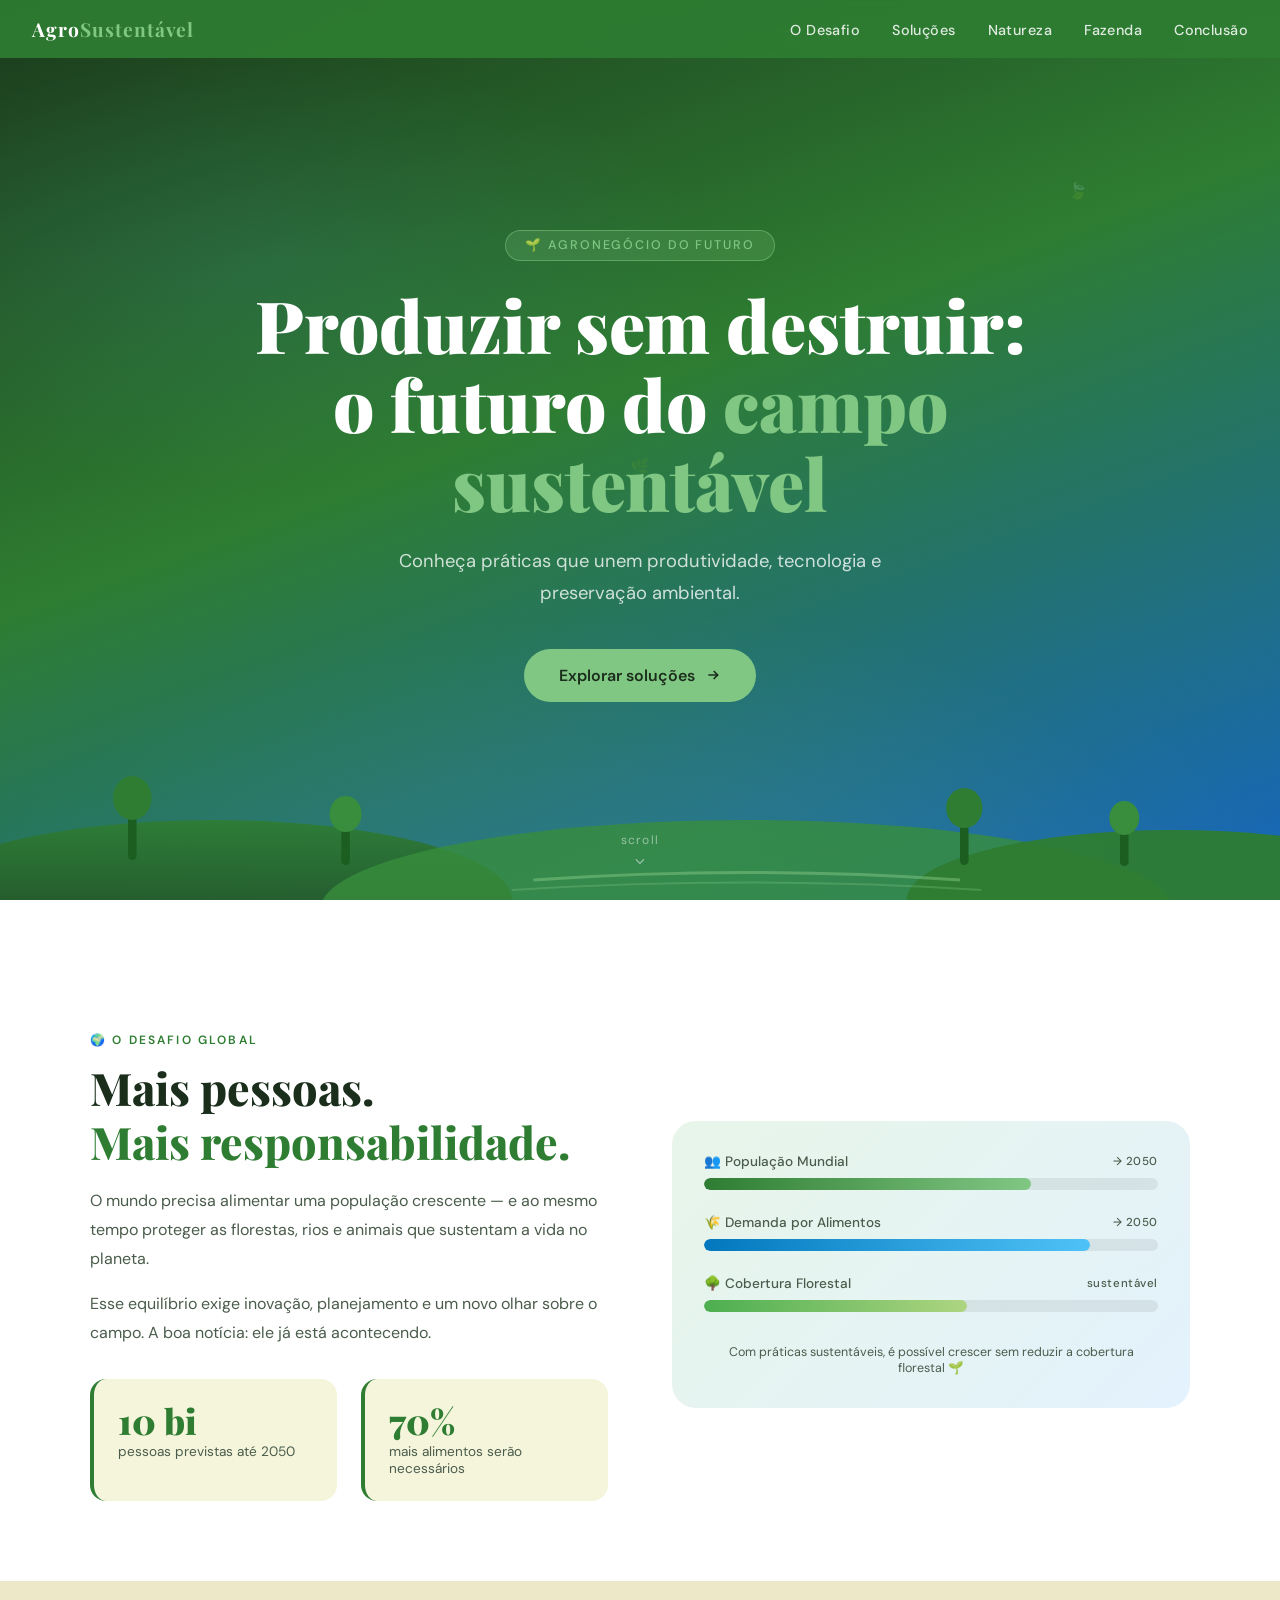
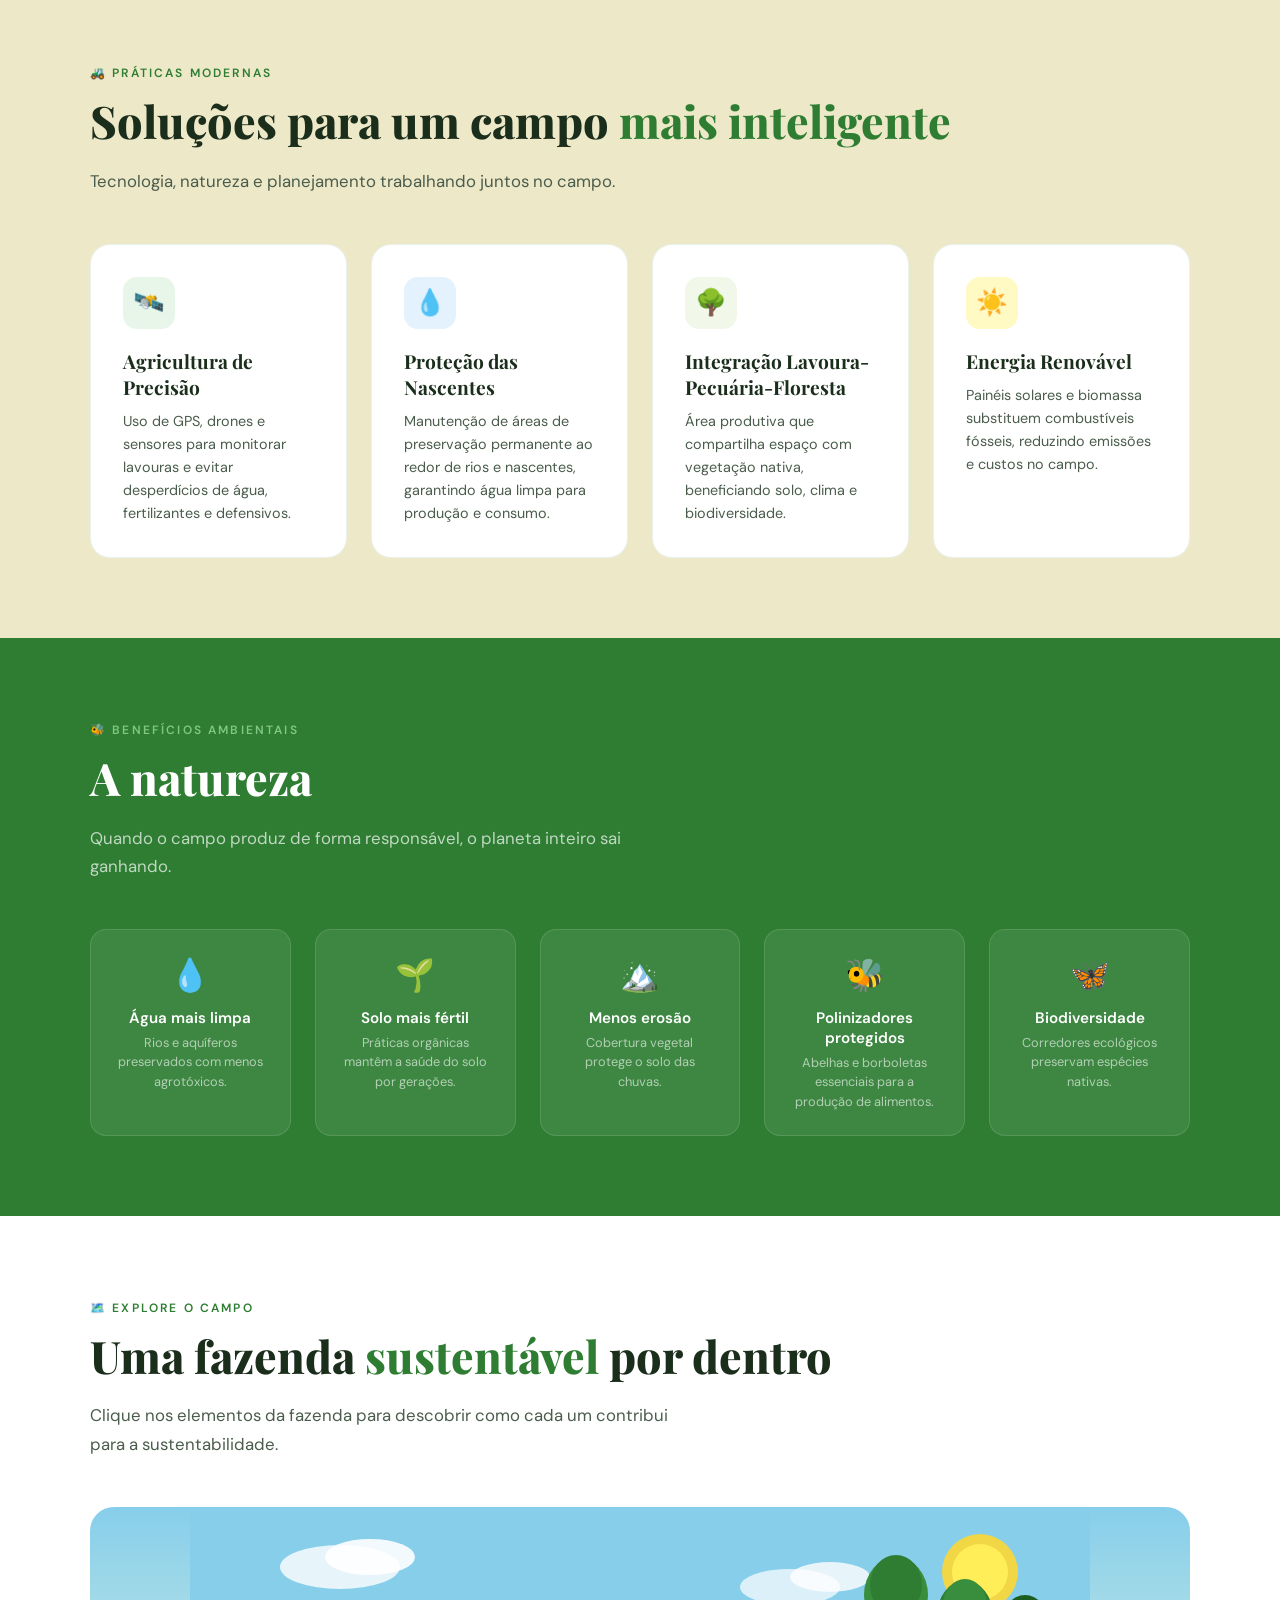
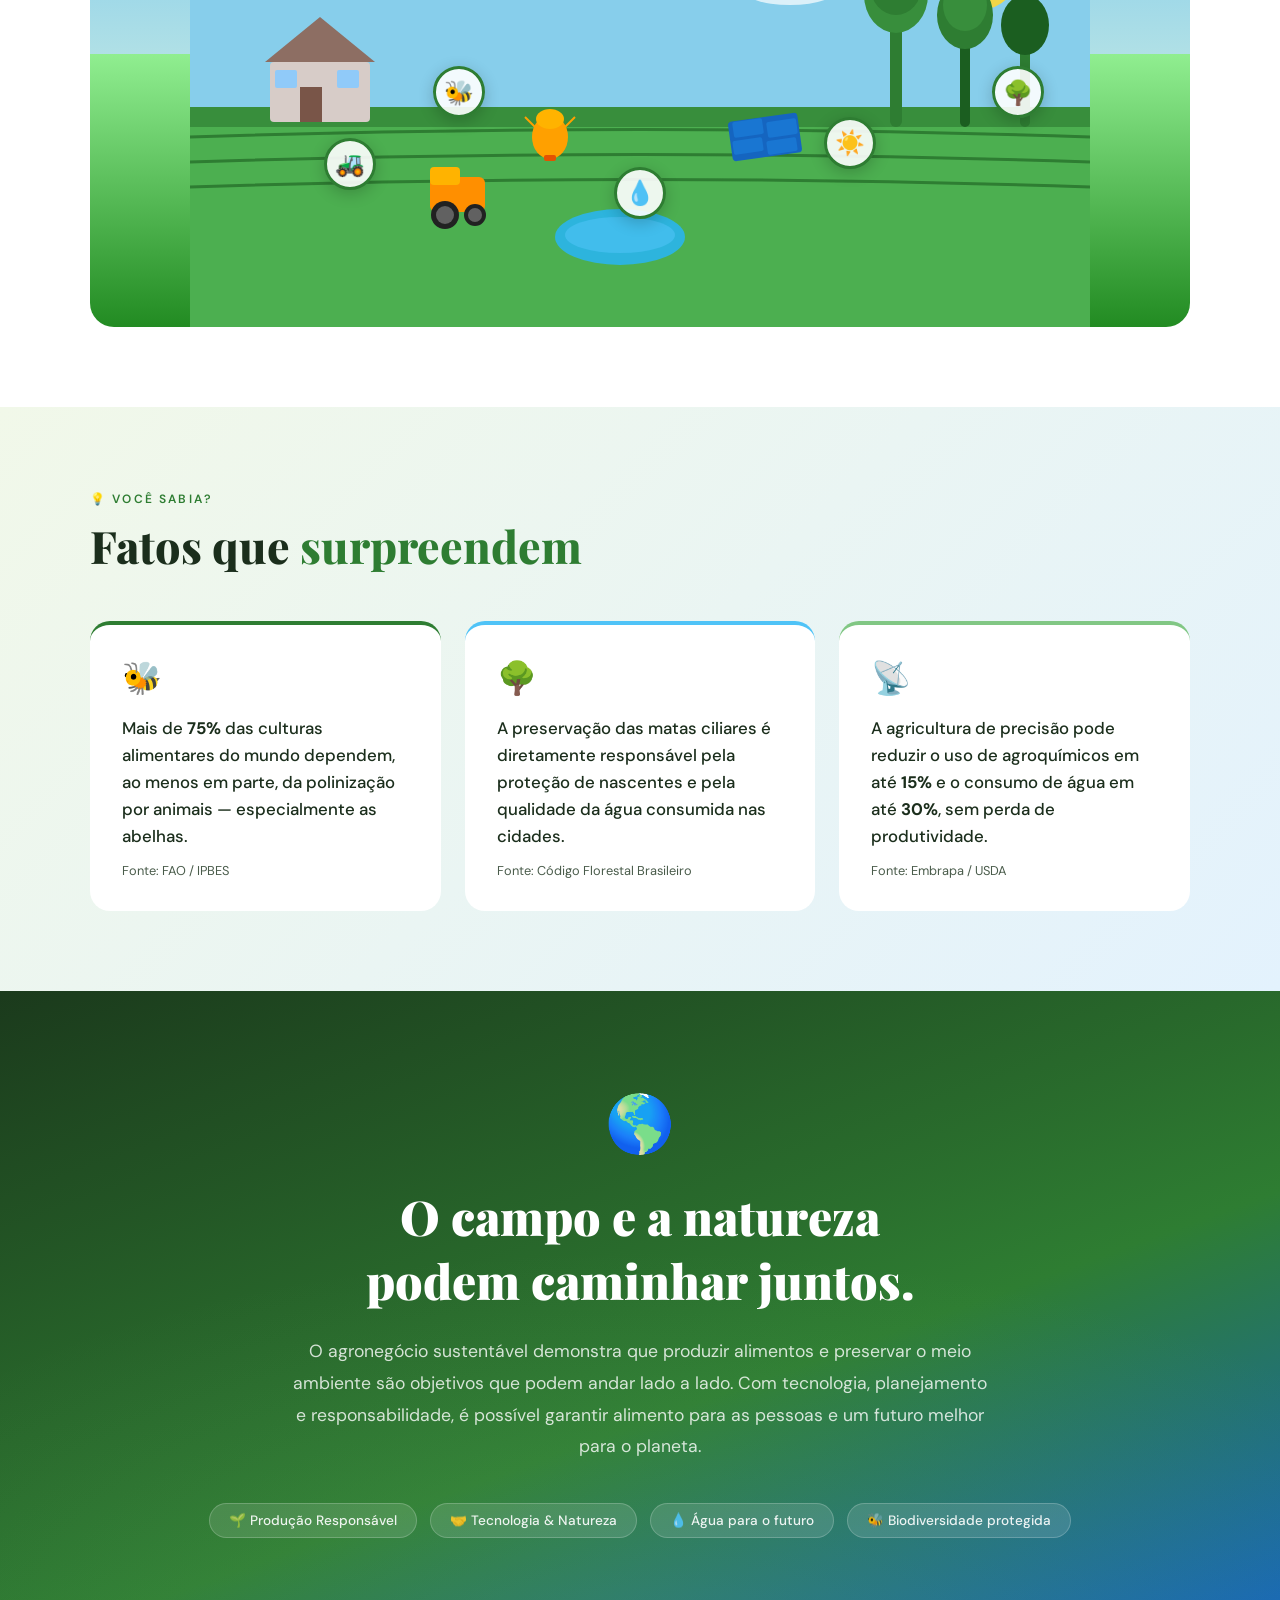
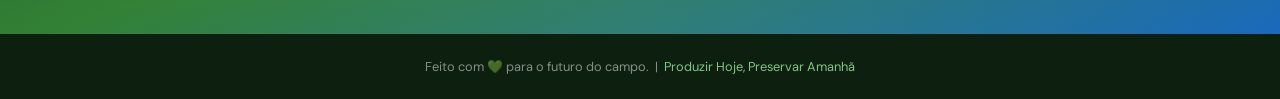
<file: index.html>
<!DOCTYPE html>
<html lang="pt-BR">
<head>
<meta charset="UTF-8">
<meta name="viewport" content="width=device-width, initial-scale=1.0">
<title>Produzir sem Destruir | Agronegócio Sustentável</title>
<link href="https://fonts.googleapis.com/css2?family=Playfair+Display:wght@400;700;900&family=DM+Sans:wght@300;400;500&display=swap" rel="stylesheet">
<link rel="stylesheet" href="style.css">
</head>
<body>

<!-- NAV -->
<nav>
  <div class="nav-logo">Agro<span>Sustentável</span></div>
  <ul class="nav-links">
    <li><a href="#desafio">O Desafio</a></li>
    <li><a href="#solucoes">Soluções</a></li>
    <li><a href="#natureza">Natureza</a></li>
    <li><a href="#fazenda">Fazenda</a></li>
    <li><a href="#conclusao">Conclusão</a></li>
  </ul>
</nav>

<!-- HERO -->
<section class="hero">
  <div class="floating-leaf">🌿</div>
  <div class="floating-leaf">🍃</div>
  <div class="hero-scene">
    <svg class="farm-svg" viewBox="0 0 1200 220" preserveAspectRatio="none" xmlns="http://www.w3.org/2000/svg">
      <defs>
        <linearGradient id="hillGrad" x1="0" y1="0" x2="0" y2="1">
          <stop offset="0%" stop-color="#2E7D32"/>
          <stop offset="100%" stop-color="#1B3A1C"/>
        </linearGradient>
      </defs>
      <ellipse cx="200" cy="220" rx="280" ry="80" fill="url(#hillGrad)" opacity="0.9"/>
      <ellipse cx="700" cy="230" rx="400" ry="90" fill="#388E3C" opacity="0.8"/>
      <ellipse cx="1100" cy="220" rx="250" ry="70" fill="#2E7D32" opacity="0.95"/>
      <rect x="120" y="130" width="8" height="50" fill="#1B5E20" rx="4"/>
      <ellipse cx="124" cy="118" rx="18" ry="22" fill="#2E7D32"/>
      <rect x="320" y="145" width="8" height="40" fill="#1B5E20" rx="4"/>
      <ellipse cx="324" cy="134" rx="15" ry="18" fill="#388E3C"/>
      <rect x="900" y="140" width="8" height="45" fill="#1B5E20" rx="4"/>
      <ellipse cx="904" cy="128" rx="17" ry="20" fill="#2E7D32"/>
      <rect x="1050" y="148" width="8" height="38" fill="#1B5E20" rx="4"/>
      <ellipse cx="1054" cy="138" rx="14" ry="17" fill="#388E3C"/>
      <path d="M 500 200 Q 700 185 900 200" stroke="#81C784" stroke-width="3" fill="none" opacity="0.5"/>
      <path d="M 480 210 Q 700 195 920 210" stroke="#81C784" stroke-width="2" fill="none" opacity="0.3"/>
    </svg>
  </div>
  <div style="position:relative;z-index:2;display:flex;flex-direction:column;align-items:center">
    <div class="hero-badge">🌱 Agronegócio do Futuro</div>
    <h1>Produzir sem destruir: o futuro do <em>campo sustentável</em></h1>
    <p>Conheça práticas que unem produtividade, tecnologia e preservação ambiental.</p>
    <a href="#desafio" class="btn-hero">
      Explorar soluções
      <svg width="16" height="16" fill="none" stroke="currentColor" stroke-width="2.5" viewBox="0 0 24 24"><path d="M5 12h14M13 6l6 6-6 6"/></svg>
    </a>
  </div>
  <div class="scroll-indicator">
    <span>scroll</span>
    <svg width="14" height="14" fill="none" stroke="currentColor" stroke-width="2" viewBox="0 0 24 24"><path d="M19 9l-7 7-7-7"/></svg>
  </div>
</section>

<!-- SEÇÃO 1: DESAFIO -->
<section class="desafio" id="desafio">
  <div class="container">
    <div class="desafio-grid">
      <div class="desafio-text reveal">
        <span class="section-label">🌍 O Desafio Global</span>
        <h2 class="section-title">Mais pessoas.<br><em>Mais responsabilidade.</em></h2>
        <p>O mundo precisa alimentar uma população crescente — e ao mesmo tempo proteger as florestas, rios e animais que sustentam a vida no planeta.</p>
        <p>Esse equilíbrio exige inovação, planejamento e um novo olhar sobre o campo. A boa notícia: ele já está acontecendo.</p>
        <div class="stat-row">
          <div class="stat-card">
            <div class="stat-number">10 bi</div>
            <div class="stat-label">pessoas previstas até 2050</div>
          </div>
          <div class="stat-card">
            <div class="stat-number">70%</div>
            <div class="stat-label">mais alimentos serão necessários</div>
          </div>
        </div>
      </div>
      <div class="anim-container reveal" id="animBars">
        <div>
          <div class="anim-bar-label">
            <span>👥 População Mundial</span>
            <span class="anim-bar-year" id="popYear">2024</span>
          </div>
          <div class="anim-bar-track"><div class="anim-bar-fill pop" id="barPop"></div></div>
        </div>
        <div>
          <div class="anim-bar-label">
            <span>🌾 Demanda por Alimentos</span>
            <span class="anim-bar-year" id="foodYear">2024</span>
          </div>
          <div class="anim-bar-track"><div class="anim-bar-fill food" id="barFood"></div></div>
        </div>
        <div>
          <div class="anim-bar-label">
            <span>🌳 Cobertura Florestal</span>
            <span class="anim-bar-year" id="forestYear">protegida</span>
          </div>
          <div class="anim-bar-track"><div class="anim-bar-fill forest" id="barForest"></div></div>
        </div>
        <p style="font-size:0.78rem;color:var(--texto-claro);margin-top:0.5rem;text-align:center">
          Com práticas sustentáveis, é possível crescer sem reduzir a cobertura florestal 🌱
        </p>
      </div>
    </div>
  </div>
</section>

<!-- SEÇÃO 2: SOLUÇÕES -->
<section class="solucoes" id="solucoes">
  <div class="container">
    <div class="reveal">
      <span class="section-label">🚜 Práticas Modernas</span>
      <h2 class="section-title">Soluções para um campo <em>mais inteligente</em></h2>
      <p class="section-subtitle">Tecnologia, natureza e planejamento trabalhando juntos no campo.</p>
    </div>
    <div class="cards-grid">
      <div class="solution-card reveal">
        <div class="card-icon" style="background:#E8F5E9">🛰️</div>
        <div class="card-title">Agricultura de Precisão</div>
        <p class="card-desc">Uso de GPS, drones e sensores para monitorar lavouras e evitar desperdícios de água, fertilizantes e defensivos.</p>
      </div>
      <div class="solution-card reveal">
        <div class="card-icon" style="background:#E3F2FD">💧</div>
        <div class="card-title">Proteção das Nascentes</div>
        <p class="card-desc">Manutenção de áreas de preservação permanente ao redor de rios e nascentes, garantindo água limpa para produção e consumo.</p>
      </div>
      <div class="solution-card reveal">
        <div class="card-icon" style="background:#F1F8E9">🌳</div>
        <div class="card-title">Integração Lavoura-Pecuária-Floresta</div>
        <p class="card-desc">Área produtiva que compartilha espaço com vegetação nativa, beneficiando solo, clima e biodiversidade.</p>
      </div>
      <div class="solution-card reveal">
        <div class="card-icon" style="background:#FFF9C4">☀️</div>
        <div class="card-title">Energia Renovável</div>
        <p class="card-desc">Painéis solares e biomassa substituem combustíveis fósseis, reduzindo emissões e custos no campo.</p>
      </div>
    </div>
  </div>
</section>

<!-- SEÇÃO 3: NATUREZA -->
<section class="natureza" id="natureza">
  <div class="container">
    <div class="reveal">
      <span class="section-label">🐝 Benefícios Ambientais</span>
      <h2 class="section-title">A natureza <em>também ganha</em></h2>
      <p class="section-subtitle">Quando o campo produz de forma responsável, o planeta inteiro sai ganhando.</p>
    </div>
    <div class="benefits-grid">
      <div class="benefit-item reveal">
        <div class="benefit-icon">💧</div>
        <div class="benefit-title">Água mais limpa</div>
        <div class="benefit-desc">Rios e aquíferos preservados com menos agrotóxicos.</div>
      </div>
      <div class="benefit-item reveal">
        <div class="benefit-icon">🌱</div>
        <div class="benefit-title">Solo mais fértil</div>
        <div class="benefit-desc">Práticas orgânicas mantêm a saúde do solo por gerações.</div>
      </div>
      <div class="benefit-item reveal">
        <div class="benefit-icon">🏔️</div>
        <div class="benefit-title">Menos erosão</div>
        <div class="benefit-desc">Cobertura vegetal protege o solo das chuvas.</div>
      </div>
      <div class="benefit-item reveal">
        <div class="benefit-icon">🐝</div>
        <div class="benefit-title">Polinizadores protegidos</div>
        <div class="benefit-desc">Abelhas e borboletas essenciais para a produção de alimentos.</div>
      </div>
      <div class="benefit-item reveal">
        <div class="benefit-icon">🦋</div>
        <div class="benefit-title">Biodiversidade</div>
        <div class="benefit-desc">Corredores ecológicos preservam espécies nativas.</div>
      </div>
    </div>
  </div>
</section>

<!-- SEÇÃO 4: FAZENDA INTERATIVA -->
<section class="fazenda" id="fazenda">
  <div class="container">
    <div class="reveal">
      <span class="section-label">🗺️ Explore o Campo</span>
      <h2 class="section-title">Uma fazenda <em>sustentável</em> por dentro</h2>
      <p class="section-subtitle">Clique nos elementos da fazenda para descobrir como cada um contribui para a sustentabilidade.</p>
    </div>
    <div class="fazenda-wrap reveal">
      <div class="farm-scene" id="farmScene">
        <svg class="farm-svg" viewBox="0 0 900 420" xmlns="http://www.w3.org/2000/svg">
          <rect width="900" height="420" fill="#87CEEB"/>
          <ellipse cx="150" cy="60" rx="60" ry="22" fill="white" opacity="0.8"/>
          <ellipse cx="180" cy="50" rx="45" ry="18" fill="white" opacity="0.9"/>
          <ellipse cx="600" cy="80" rx="50" ry="18" fill="white" opacity="0.7"/>
          <ellipse cx="640" cy="70" rx="40" ry="15" fill="white" opacity="0.8"/>
          <circle cx="790" cy="65" r="38" fill="#FDD835" opacity="0.9"/>
          <circle cx="790" cy="65" r="28" fill="#FFEE58"/>
          <rect y="200" width="900" height="220" fill="#4CAF50"/>
          <rect y="200" width="900" height="20" fill="#388E3C"/>
          <path d="M 0 230 Q 450 215 900 230" stroke="#2E7D32" stroke-width="3" fill="none"/>
          <path d="M 0 255 Q 450 240 900 255" stroke="#2E7D32" stroke-width="3" fill="none"/>
          <path d="M 0 280 Q 450 265 900 280" stroke="#2E7D32" stroke-width="3" fill="none"/>
          <ellipse cx="430" cy="330" rx="65" ry="28" fill="#29B6F6" opacity="0.85"/>
          <ellipse cx="430" cy="328" rx="55" ry="18" fill="#4FC3F7" opacity="0.6"/>
          <rect x="700" y="100" width="12" height="120" fill="#2E7D32" rx="6"/>
          <ellipse cx="706" cy="88" rx="32" ry="38" fill="#388E3C"/>
          <ellipse cx="706" cy="78" rx="26" ry="30" fill="#2E7D32"/>
          <rect x="770" y="120" width="10" height="100" fill="#1B5E20" rx="5"/>
          <ellipse cx="775" cy="108" rx="28" ry="34" fill="#2E7D32"/>
          <ellipse cx="775" cy="98" rx="22" ry="26" fill="#388E3C"/>
          <rect x="830" y="130" width="10" height="90" fill="#2E7D32" rx="5"/>
          <ellipse cx="835" cy="118" rx="24" ry="30" fill="#1B5E20"/>
          <rect x="80" y="155" width="100" height="60" fill="#D7CCC8" rx="4"/>
          <polygon points="75,155 185,155 130,110" fill="#8D6E63"/>
          <rect x="110" y="180" width="22" height="35" fill="#795548"/>
          <rect x="85" y="163" width="22" height="18" fill="#90CAF9" rx="2"/>
          <rect x="147" y="163" width="22" height="18" fill="#90CAF9" rx="2"/>
          <rect x="540" y="210" width="70" height="40" fill="#1565C0" rx="4" transform="rotate(-8,575,230)"/>
          <rect x="543" y="213" width="30" height="16" fill="#1976D2" rx="2" transform="rotate(-8,558,221)"/>
          <rect x="577" y="213" width="30" height="16" fill="#1976D2" rx="2" transform="rotate(-8,592,221)"/>
          <rect x="543" y="232" width="30" height="14" fill="#1976D2" rx="2" transform="rotate(-8,558,239)"/>
          <rect x="577" y="232" width="30" height="14" fill="#1976D2" rx="2" transform="rotate(-8,592,239)"/>
          <rect x="240" y="270" width="55" height="35" fill="#FF8F00" rx="6"/>
          <rect x="240" y="260" width="30" height="18" fill="#FFB300" rx="4"/>
          <circle cx="255" cy="308" r="14" fill="#212121"/>
          <circle cx="255" cy="308" r="9" fill="#616161"/>
          <circle cx="285" cy="308" r="11" fill="#212121"/>
          <circle cx="285" cy="308" r="7" fill="#616161"/>
          <ellipse cx="360" cy="230" rx="18" ry="22" fill="#FFA000"/>
          <ellipse cx="360" cy="212" rx="14" ry="10" fill="#FFB300"/>
          <rect x="354" y="248" width="12" height="6" fill="#E65100" rx="2"/>
          <line x1="345" y1="220" x2="335" y2="210" stroke="#FFA000" stroke-width="2"/>
          <line x1="375" y1="220" x2="385" y2="210" stroke="#FFA000" stroke-width="2"/>
        </svg>

        <div class="hotspot hs-trator" data-tip="trator">
          <div class="hotspot-btn">🚜</div>
          <span class="hotspot-label">Agricultura</span>
        </div>
        <div class="hotspot hs-mata" data-tip="mata">
          <div class="hotspot-btn">🌳</div>
          <span class="hotspot-label">Mata Nativa</span>
        </div>
        <div class="hotspot hs-lago" data-tip="lago">
          <div class="hotspot-btn">💧</div>
          <span class="hotspot-label">Proteção Hídrica</span>
        </div>
        <div class="hotspot hs-solar" data-tip="solar">
          <div class="hotspot-btn">☀️</div>
          <span class="hotspot-label">Energia Solar</span>
        </div>
        <div class="hotspot hs-abelha" data-tip="abelha">
          <div class="hotspot-btn">🐝</div>
          <span class="hotspot-label">Polinização</span>
        </div>

        <div class="farm-tooltip" id="farmTooltip"></div>
      </div>
    </div>
  </div>
</section>

<!-- SEÇÃO 5: VOCÊ SABIA -->
<section class="voce-sabia" id="sabia">
  <div class="container">
    <div class="reveal">
      <span class="section-label">💡 Você Sabia?</span>
      <h2 class="section-title">Fatos que <em>surpreendem</em></h2>
    </div>
    <div class="facts-grid">
      <div class="fact-card reveal">
        <div class="fact-emoji">🐝</div>
        <div class="fact-text">Mais de <strong>75%</strong> das culturas alimentares do mundo dependem, ao menos em parte, da polinização por animais — especialmente as abelhas.</div>
        <div class="fact-source">Fonte: FAO / IPBES</div>
      </div>
      <div class="fact-card reveal">
        <div class="fact-emoji">🌳</div>
        <div class="fact-text">A preservação das matas ciliares é diretamente responsável pela proteção de nascentes e pela qualidade da água consumida nas cidades.</div>
        <div class="fact-source">Fonte: Código Florestal Brasileiro</div>
      </div>
      <div class="fact-card reveal">
        <div class="fact-emoji">📡</div>
        <div class="fact-text">A agricultura de precisão pode reduzir o uso de agroquímicos em até <strong>15%</strong> e o consumo de água em até <strong>30%</strong>, sem perda de produtividade.</div>
        <div class="fact-source">Fonte: Embrapa / USDA</div>
      </div>
    </div>
  </div>
</section>

<!-- CONCLUSÃO -->
<section class="conclusao" id="conclusao">
  <div class="container" style="position:relative;z-index:2">
    <div class="conclusao-icon reveal">🌎</div>
    <h2 class="reveal">O campo e a natureza<br>podem caminhar juntos.</h2>
    <p class="reveal">O agronegócio sustentável demonstra que produzir alimentos e preservar o meio ambiente são objetivos que podem andar lado a lado. Com tecnologia, planejamento e responsabilidade, é possível garantir alimento para as pessoas e um futuro melhor para o planeta.</p>
    <div class="conclusao-chips reveal">
      <span class="chip">🌱 Produção Responsável</span>
      <span class="chip">🤝 Tecnologia & Natureza</span>
      <span class="chip">💧 Água para o futuro</span>
      <span class="chip">🐝 Biodiversidade protegida</span>
    </div>
  </div>
</section>

<footer>
  <p>Feito com 💚 para o futuro do campo. &nbsp;|&nbsp; <span>Produzir Hoje, Preservar Amanhã</span></p>
</footer>

<script src="script.js"></script>
</body>
</html>
</file>
<file: style.css>
:root {
  --verde-escuro: #2E7D32;
  --verde-medio: #388E3C;
  --verde-claro: #81C784;
  --verde-menta: #A5D6A7;
  --bege: #F5F5DC;
  --bege-escuro: #EDE8C8;
  --azul: #4FC3F7;
  --azul-escuro: #0277BD;
  --branco: #FFFFFF;
  --texto: #1B2E1C;
  --texto-claro: #4A5C4B;
}

* { margin: 0; padding: 0; box-sizing: border-box; }

html { scroll-behavior: smooth; }

body {
  font-family: 'DM Sans', sans-serif;
  background: var(--bege);
  color: var(--texto);
  overflow-x: hidden;
}

/* ─── NAV ─── */
nav {
  position: fixed; top: 0; width: 100%; z-index: 100;
  padding: 1rem 2rem;
  display: flex; justify-content: space-between; align-items: center;
  background: rgba(46,125,50,0.92);
  backdrop-filter: blur(12px);
  transition: all 0.3s;
}
.nav-logo {
  font-family: 'Playfair Display', serif;
  color: var(--branco); font-size: 1.2rem; font-weight: 700;
  letter-spacing: 0.05em;
}
.nav-logo span { color: var(--verde-claro); }
.nav-links { display: flex; gap: 2rem; list-style: none; }
.nav-links a {
  color: rgba(255,255,255,0.85); text-decoration: none;
  font-size: 0.9rem; font-weight: 500; letter-spacing: 0.03em;
  transition: color 0.2s;
}
.nav-links a:hover { color: var(--verde-claro); }

/* ─── HERO ─── */
.hero {
  min-height: 100vh;
  background: linear-gradient(160deg, #1B3A1C 0%, #2E7D32 45%, #1565C0 100%);
  display: flex; flex-direction: column; justify-content: center; align-items: center;
  text-align: center; padding: 6rem 2rem 4rem;
  position: relative; overflow: hidden;
}
.hero::before {
  content: '';
  position: absolute; inset: 0;
  background:
    radial-gradient(ellipse 80% 60% at 50% 110%, rgba(129,199,132,0.18) 0%, transparent 70%),
    radial-gradient(ellipse 60% 40% at 20% 30%, rgba(79,195,247,0.10) 0%, transparent 60%);
}
.hero-scene {
  position: absolute; bottom: 0; left: 0; right: 0; height: 220px;
  overflow: hidden;
}
.floating-leaf {
  position: absolute;
  animation: floatLeaf 8s ease-in-out infinite;
  opacity: 0.18;
}
.floating-leaf:nth-child(2) { animation-delay: -3s; right: 15%; top: 20%; }
.floating-leaf:nth-child(3) { animation-delay: -6s; left: 10%; top: 40%; }
@keyframes floatLeaf {
  0%,100% { transform: translateY(0) rotate(0deg); }
  50% { transform: translateY(-20px) rotate(8deg); }
}
.hero-badge {
  display: inline-block;
  background: rgba(129,199,132,0.2);
  border: 1px solid rgba(129,199,132,0.5);
  color: var(--verde-claro);
  font-size: 0.78rem; font-weight: 500; letter-spacing: 0.15em;
  text-transform: uppercase;
  padding: 0.4rem 1.2rem; border-radius: 100px;
  margin-bottom: 1.5rem;
  animation: fadeSlideUp 0.8s ease both;
}
.hero h1 {
  font-family: 'Playfair Display', serif;
  font-size: clamp(2.4rem, 6vw, 4.5rem);
  font-weight: 900; line-height: 1.1;
  color: var(--branco);
  max-width: 780px;
  margin-bottom: 1.5rem;
  animation: fadeSlideUp 0.8s 0.15s ease both;
}
.hero h1 em { color: var(--verde-claro); font-style: normal; }
.hero p {
  font-size: 1.15rem; color: rgba(255,255,255,0.78);
  max-width: 560px; line-height: 1.7;
  margin-bottom: 2.5rem;
  animation: fadeSlideUp 0.8s 0.3s ease both;
}
.btn-hero {
  display: inline-flex; align-items: center; gap: 0.6rem;
  background: var(--verde-claro);
  color: var(--texto); font-weight: 600; font-size: 1rem;
  padding: 1rem 2.2rem; border-radius: 100px;
  text-decoration: none; border: none; cursor: pointer;
  transition: transform 0.2s, box-shadow 0.2s;
  animation: fadeSlideUp 0.8s 0.45s ease both;
}
.btn-hero:hover { transform: translateY(-3px); box-shadow: 0 12px 32px rgba(0,0,0,0.25); }
.btn-hero svg { transition: transform 0.2s; }
.btn-hero:hover svg { transform: translateX(4px); }
@keyframes fadeSlideUp {
  from { opacity: 0; transform: translateY(28px); }
  to { opacity: 1; transform: translateY(0); }
}
.scroll-indicator {
  position: absolute; bottom: 2rem; left: 50%; transform: translateX(-50%);
  display: flex; flex-direction: column; align-items: center; gap: 0.4rem;
  color: rgba(255,255,255,0.5); font-size: 0.75rem; letter-spacing: 0.1em;
  animation: bounce 2s ease-in-out infinite;
}
@keyframes bounce { 0%,100%{transform:translateX(-50%) translateY(0)} 50%{transform:translateX(-50%) translateY(6px)} }

/* ─── SECTIONS ─── */
section { padding: 5rem 2rem; }
.container { max-width: 1100px; margin: 0 auto; }
.section-label {
  display: inline-block;
  color: var(--verde-escuro); font-size: 0.75rem;
  font-weight: 600; letter-spacing: 0.18em; text-transform: uppercase;
  margin-bottom: 0.8rem;
}
.section-title {
  font-family: 'Playfair Display', serif;
  font-size: clamp(2rem, 4vw, 2.8rem);
  font-weight: 800; line-height: 1.2;
  color: var(--texto);
  margin-bottom: 1.2rem;
}
.section-title em { color: var(--verde-escuro); font-style: normal; }
.section-subtitle {
  color: var(--texto-claro); font-size: 1.05rem; line-height: 1.7;
  max-width: 600px;
}

/* ─── SEÇÃO 1: DESAFIO ─── */
.desafio { background: var(--branco); }
.desafio-grid {
  display: grid; grid-template-columns: 1fr 1fr; gap: 4rem;
  align-items: center; margin-top: 3rem;
}
.desafio-text p { color: var(--texto-claro); line-height: 1.8; margin-bottom: 1rem; }
.stat-row { display: flex; gap: 1.5rem; margin-top: 2rem; }
.stat-card {
  flex: 1; background: var(--bege); border-radius: 16px; padding: 1.5rem;
  border-left: 4px solid var(--verde-escuro);
}
.stat-number {
  font-family: 'Playfair Display', serif;
  font-size: 2.2rem; font-weight: 900; color: var(--verde-escuro);
  line-height: 1;
}
.stat-label { font-size: 0.85rem; color: var(--texto-claro); margin-top: 0.3rem; }

/* Animação barras */
.anim-container {
  background: linear-gradient(135deg, #E8F5E9, #E3F2FD);
  border-radius: 24px; padding: 2rem;
  display: flex; flex-direction: column; gap: 1.5rem;
}
.anim-bar-label {
  display: flex; justify-content: space-between; align-items: center;
  font-size: 0.85rem; font-weight: 500; color: var(--texto-claro);
  margin-bottom: 0.5rem;
}
.anim-bar-track {
  height: 12px; background: rgba(0,0,0,0.07); border-radius: 100px; overflow: hidden;
}
.anim-bar-fill {
  height: 100%; border-radius: 100px;
  width: 0; transition: width 1.8s cubic-bezier(0.16, 1, 0.3, 1);
}
.anim-bar-fill.pop { background: linear-gradient(90deg, var(--verde-escuro), var(--verde-claro)); }
.anim-bar-fill.food { background: linear-gradient(90deg, var(--azul-escuro), var(--azul)); }
.anim-bar-fill.forest { background: linear-gradient(90deg, #4CAF50, #AED581); }
.anim-bar-year {
  font-size: 0.72rem; color: var(--texto-claro); letter-spacing: 0.05em;
}

/* ─── SEÇÃO 2: SOLUÇÕES ─── */
.solucoes { background: var(--bege-escuro); }
.cards-grid {
  display: grid; grid-template-columns: repeat(auto-fit, minmax(240px, 1fr));
  gap: 1.5rem; margin-top: 3rem;
}
.solution-card {
  background: var(--branco); border-radius: 20px; padding: 2rem;
  border: 1px solid rgba(46,125,50,0.1);
  transition: transform 0.25s, box-shadow 0.25s;
  cursor: default;
  position: relative; overflow: hidden;
}
.solution-card::after {
  content: '';
  position: absolute; bottom: 0; left: 0; right: 0; height: 3px;
  background: linear-gradient(90deg, var(--verde-escuro), var(--verde-claro));
  transform: scaleX(0); transform-origin: left;
  transition: transform 0.3s;
}
.solution-card:hover { transform: translateY(-6px); box-shadow: 0 20px 50px rgba(46,125,50,0.12); }
.solution-card:hover::after { transform: scaleX(1); }
.card-icon {
  width: 52px; height: 52px; border-radius: 14px;
  display: flex; align-items: center; justify-content: center;
  font-size: 1.6rem; margin-bottom: 1.2rem;
}
.card-title {
  font-family: 'Playfair Display', serif;
  font-size: 1.2rem; font-weight: 700; margin-bottom: 0.6rem;
}
.card-desc { font-size: 0.9rem; color: var(--texto-claro); line-height: 1.6; }

/* ─── SEÇÃO 3: NATUREZA ─── */
.natureza { background: var(--verde-escuro); color: var(--branco); }
.natureza .section-label { color: var(--verde-claro); }
.natureza .section-title { color: var(--branco); }
.natureza .section-subtitle { color: rgba(255,255,255,0.7); }
.benefits-grid {
  display: grid; grid-template-columns: repeat(auto-fit, minmax(180px, 1fr));
  gap: 1.5rem; margin-top: 3rem;
}
.benefit-item {
  background: rgba(255,255,255,0.08);
  border: 1px solid rgba(255,255,255,0.12);
  border-radius: 16px; padding: 1.5rem;
  text-align: center;
  transition: background 0.25s, transform 0.25s;
}
.benefit-item:hover { background: rgba(255,255,255,0.14); transform: translateY(-4px); }
.benefit-icon { font-size: 2rem; margin-bottom: 0.8rem; }
.benefit-title { font-weight: 600; font-size: 0.95rem; margin-bottom: 0.3rem; }
.benefit-desc { font-size: 0.8rem; color: rgba(255,255,255,0.6); line-height: 1.5; }

/* ─── SEÇÃO 4: FAZENDA INTERATIVA ─── */
.fazenda { background: var(--branco); }
.fazenda-wrap { margin-top: 3rem; position: relative; }
.farm-scene {
  width: 100%; border-radius: 24px; overflow: hidden;
  position: relative; background: linear-gradient(180deg, #87CEEB 0%, #B0E0E6 35%, #90EE90 35%, #228B22 100%);
  height: 420px; cursor: crosshair;
}
.hotspot {
  position: absolute; z-index: 10;
  display: flex; flex-direction: column; align-items: center; gap: 4px;
  cursor: pointer; transition: transform 0.2s;
}
.hotspot:hover { transform: scale(1.12); }
.hotspot-btn {
  width: 52px; height: 52px; border-radius: 50%;
  background: rgba(255,255,255,0.9);
  border: 3px solid var(--verde-escuro);
  display: flex; align-items: center; justify-content: center;
  font-size: 1.5rem;
  box-shadow: 0 4px 16px rgba(0,0,0,0.2);
  transition: background 0.2s, border-color 0.2s;
  animation: pulse 2.5s ease-in-out infinite;
}
.hotspot:hover .hotspot-btn { background: var(--verde-claro); }
@keyframes pulse {
  0%,100% { box-shadow: 0 0 0 0 rgba(46,125,50,0.4); }
  50% { box-shadow: 0 0 0 10px rgba(46,125,50,0); }
}
.hotspot-label {
  background: rgba(46,125,50,0.9);
  color: #fff; font-size: 0.7rem; font-weight: 600;
  padding: 2px 8px; border-radius: 100px; white-space: nowrap;
  opacity: 0; transform: translateY(4px);
  transition: opacity 0.2s, transform 0.2s;
}
.hotspot:hover .hotspot-label { opacity: 1; transform: translateY(0); }
.hs-trator  { left: 20%; top: 55%; }
.hs-mata    { right: 12%; top: 38%; }
.hs-lago    { left: 45%; top: 62%; }
.hs-solar   { left: 65%; top: 50%; }
.hs-abelha  { left: 30%; top: 38%; }
.farm-tooltip {
  position: absolute; bottom: 1.5rem; left: 50%; transform: translateX(-50%);
  background: rgba(27,46,28,0.95);
  color: #fff; padding: 1rem 1.5rem;
  border-radius: 16px; max-width: 360px; width: 90%;
  text-align: center; pointer-events: none;
  opacity: 0; transition: opacity 0.3s;
  font-size: 0.9rem; line-height: 1.6;
  border: 1px solid rgba(129,199,132,0.3);
  backdrop-filter: blur(8px);
}
.farm-tooltip.visible { opacity: 1; }
.farm-tooltip strong { color: var(--verde-claro); font-size: 1rem; display: block; margin-bottom: 0.3rem; }
.farm-svg { position: absolute; inset: 0; width: 100%; height: 100%; }

/* ─── SEÇÃO 5: VOCÊ SABIA ─── */
.voce-sabia { background: linear-gradient(135deg, #F1F8E9, #E3F2FD); }
.facts-grid {
  display: grid; grid-template-columns: repeat(auto-fit, minmax(280px, 1fr));
  gap: 1.5rem; margin-top: 3rem;
}
.fact-card {
  background: var(--branco); border-radius: 20px; padding: 2rem;
  border-top: 4px solid var(--verde-escuro);
  transition: transform 0.25s;
}
.fact-card:nth-child(2) { border-top-color: var(--azul); }
.fact-card:nth-child(3) { border-top-color: var(--verde-claro); }
.fact-card:hover { transform: translateY(-5px); }
.fact-emoji { font-size: 2rem; margin-bottom: 1rem; }
.fact-text { font-size: 1.05rem; font-weight: 500; line-height: 1.6; margin-bottom: 0.8rem; }
.fact-source { font-size: 0.8rem; color: var(--texto-claro); }

/* ─── CONCLUSÃO ─── */
.conclusao {
  background: linear-gradient(160deg, #1B3A1C 0%, #2E7D32 60%, #1565C0 100%);
  text-align: center; padding: 6rem 2rem;
  position: relative; overflow: hidden;
}
.conclusao::before {
  content: '';
  position: absolute; inset: 0;
  background: radial-gradient(ellipse 70% 60% at 50% 100%, rgba(129,199,132,0.15), transparent);
}
.conclusao-icon { font-size: 3.5rem; margin-bottom: 1.5rem; }
.conclusao h2 {
  font-family: 'Playfair Display', serif;
  font-size: clamp(2rem, 4vw, 3rem);
  color: var(--branco); margin-bottom: 1.5rem; font-weight: 900;
}
.conclusao p {
  color: rgba(255,255,255,0.8); font-size: 1.1rem; line-height: 1.8;
  max-width: 700px; margin: 0 auto 2.5rem;
}
.conclusao-chips { display: flex; gap: 0.8rem; justify-content: center; flex-wrap: wrap; }
.chip {
  background: rgba(255,255,255,0.12);
  border: 1px solid rgba(255,255,255,0.2);
  color: rgba(255,255,255,0.9);
  padding: 0.5rem 1.2rem; border-radius: 100px; font-size: 0.85rem;
  font-weight: 500;
}

/* ─── FOOTER ─── */
footer {
  background: #0D1F0E; color: rgba(255,255,255,0.5);
  text-align: center; padding: 1.5rem;
  font-size: 0.8rem;
}
footer span { color: var(--verde-claro); }

/* ─── REVEAL ─── */
.reveal { opacity: 0; transform: translateY(30px); transition: opacity 0.7s ease, transform 0.7s ease; }
.reveal.visible { opacity: 1; transform: none; }

/* ─── RESPONSIVE ─── */
@media (max-width: 768px) {
  .desafio-grid { grid-template-columns: 1fr; gap: 2rem; }
  .stat-row { flex-direction: column; }
  nav .nav-links { display: none; }
}
</file>
